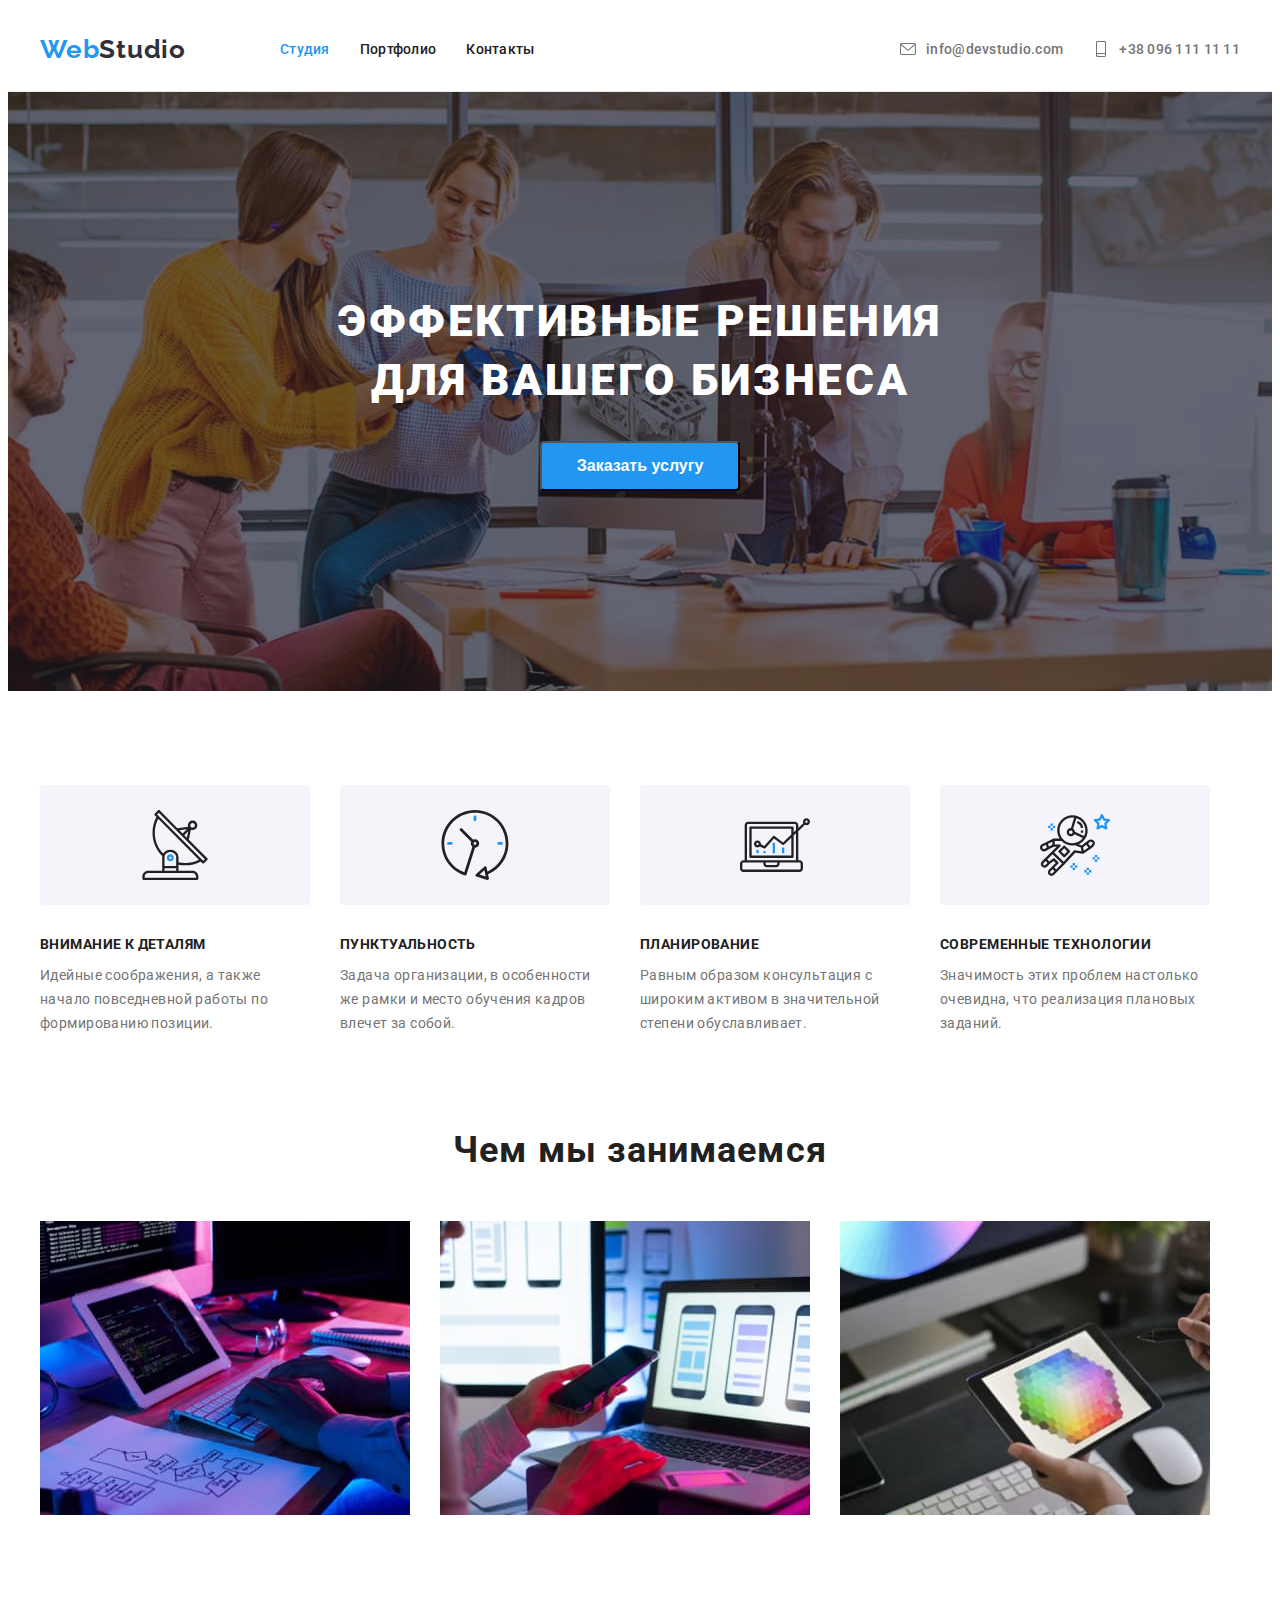
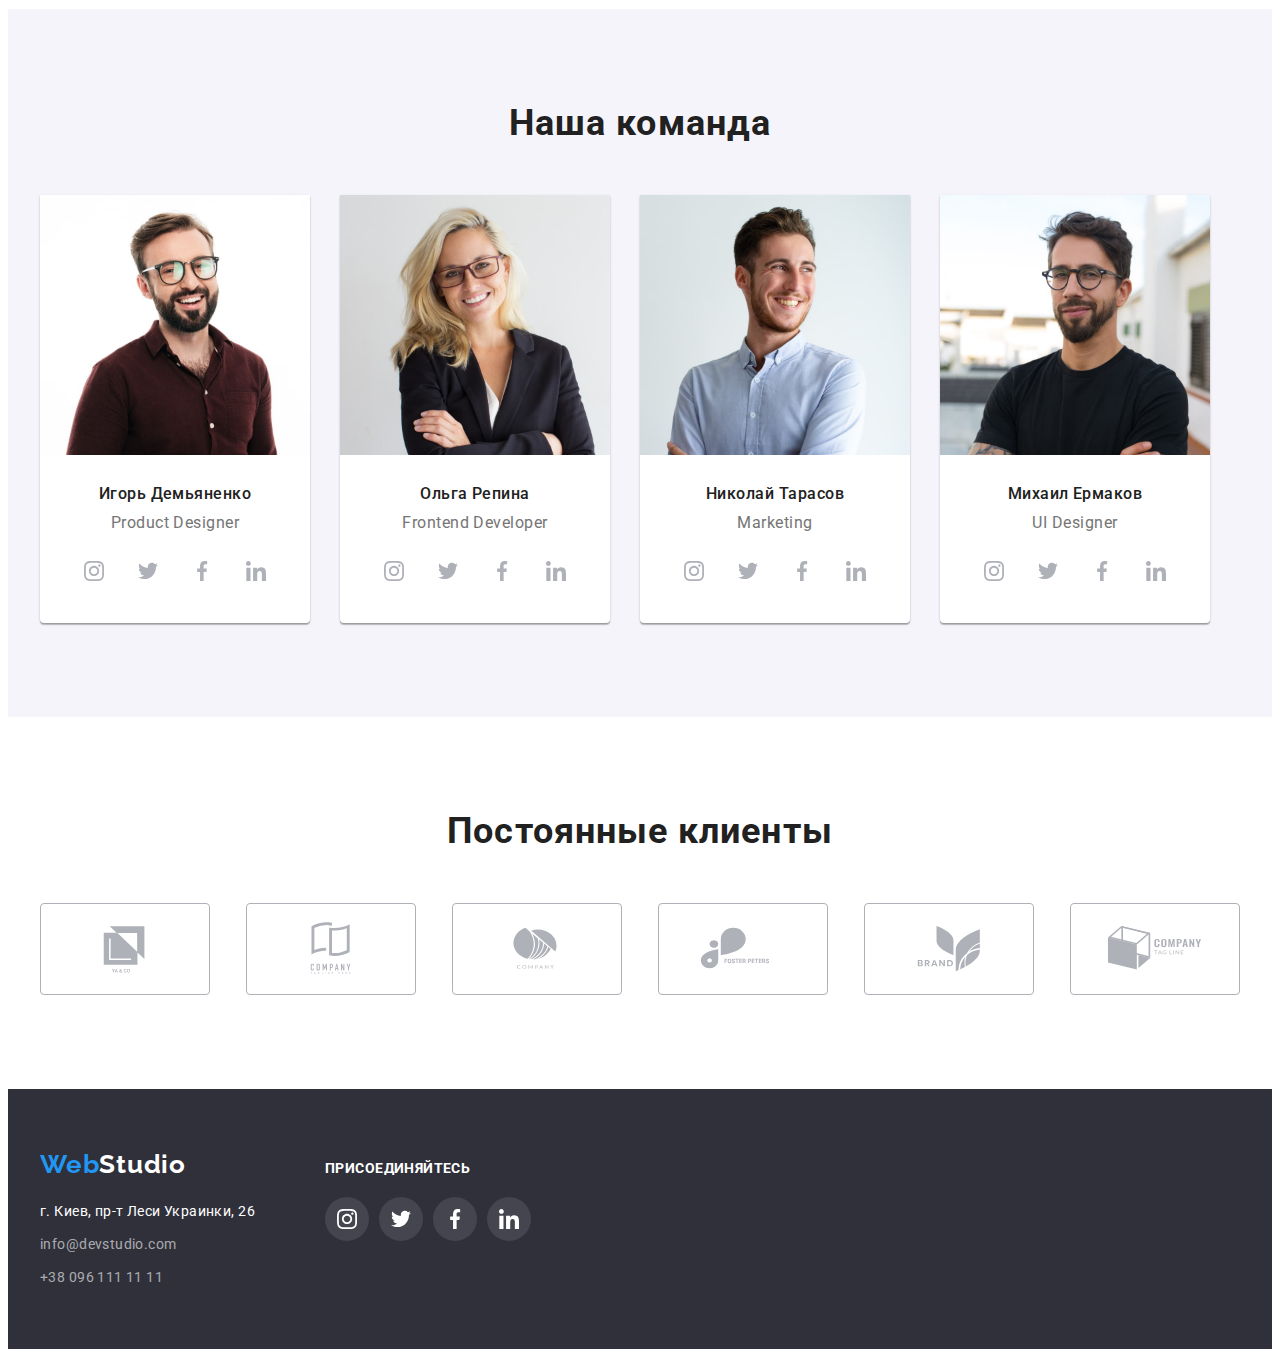
<file: index.html>
<!DOCTYPE html>
<html lang="ru">
  <head>
    <meta charset="UTF-8" />
    <meta http-equiv="X-UA-Compatible" content="IE=edge" />
    <meta name="viewport" content="width=device-width, initial-scale=1.0" />
    <title>Web Studio (Version 2.1)</title>
    <link
      rel="stylesheet"
      href="https://cdnjs.cloudflare.com/ajax/libs/modern-normalize/1.1.0/modern-normalize.min.css"
      integrity="sha512-wpPYUAdjBVSE4KJnH1VR1HeZfpl1ub8YT/NKx4PuQ5NmX2tKuGu6U/JRp5y+Y8XG2tV+wKQpNHVUX03MfMFn9Q=="
      crossorigin="anonymous"
      referrerpolicy="no-referrer"
    />
    <link rel="stylesheet" href="./css/styles.css" />
    <link rel="preconnect" href="https://fonts.googleapis.com" />
    <link rel="preconnect" href="https://fonts.gstatic.com" crossorigin />
    <link
      href="https://fonts.googleapis.com/css2?family=Raleway:wght@700&family=Roboto:wght@400;500;700;900&display=swap"
      rel="stylesheet"
    />
  </head>
  <!--Заглавное-->
  <body>
    <header class="header">
      <div class="container header-container">
        <nav class="header-nav header-container-nav">
          <a class="link logo" href="#" lang="en"
            >Web<span class="logo-span-header">Studio</span></a
          >
          <ul class="list header-list">
            <li class="header-item">
              <a class="link header-link header-link-visited" href="#">Студия</a>
            </li>
            <li class="header-item">
              <a class="link header-link" href="./portfolio.html">Портфолио</a>
            </li>
            <li class="header-item">
              <a class="link header-link" href="#">Контакты</a>
            </li>
          </ul>
        </nav>
        <ul class="list header-list">
          <li class="header-item">
            <a class="link header-contact" href="mailto:info@devstudio.com"><svg class="header-icon width="16" height="12"><use href="images/svg-image/icons.svg#icon-envelope"></use></svg>info@devstudio.com</a>
          </li>
          <li class="header-item-1">
            <a class="link header-contact" href="tel:+380961111111"><svg class="header-icon width="10" height="16"><use href="images/svg-image/icons.svg#icon-smartphone"></use></svg>+38 096 111 11 11</a>
          </li>
        </ul>
      </div>
    </header>

    <!--Герой-->

    <main>
      <section class="hero overlay">
        <div class="container">
          <h1 class="hero-title">Эффективные решения для вашего бизнеса</h1>
          <button type="button" class="hero-btn">Заказать услугу</button>
        </div>
      </section>

      <!--post-->

      <section class="hero-section">
        <div class="container hero-container">
          <ul class="list hero-list">
            <li class="hero-item">
              <div class="hero-icon-home">
              <svg class="hero-icon" width="70" height="70"><use href="images/svg-image/icons.svg#icon-antenna"></use></svg></div>
              <h3 class="hero-subtitle">Внимание к деталям</h3>
              <p class="hero-lead">
                Идейные соображения, а также начало повседневной работы по формированию позиции.
              </p>
            </li>
            <li class="hero-item">
              <div class="hero-icon-home">
              <svg class="hero-icon" width="70" height="70"><use href="images/svg-image/icons.svg#icon-clock"></use></svg></div>
              <h3 class="hero-subtitle">Пунктуальность</h3>
              <p class="hero-lead">
                Задача организации, в особенности же рамки и место обучения кадров влечет за собой.
              </p>
            </li>
            <li class="hero-item">
              <div class="hero-icon-home">
              <svg class="hero-icon" width="70" height="70"><use href="images/svg-image/icons.svg#icon-diagram"></use></svg></div>
              <h3 class="hero-subtitle">Планирование</h3>
              <p class="hero-lead">
                Равным образом консультация с широким активом в значительной степени обуславливает.
              </p>
            </li>
            <li class="hero-item">
              <div class="hero-icon-home">
              <svg class="hero-icon" width="70" height="70"><use href="images/svg-image/icons.svg#icon-astronaut"></use></svg></div>
              <h3 class="hero-subtitle">Современные технологии</h3>
              <p class="hero-lead">
                Значимость этих проблем настолько очевидна, что реализация плановых заданий.
              </p>
            </li>
          </ul>
        </div>
      </section>

      <!--Чем мы занимаемся-->

      <section class="about">
        <div class="container about-container">
          <h2 class="about-title">Чем мы занимаемся</h2>
          <ul class="list about-list">
            <li class="about-item">
              <img src="images/img-home/presentation1.jpg" alt="Создание сайтов" width="370" />
            </li>
            <li class="about-item">
              <img
                src="images/img-home/presentation3.jpg"
                alt="Разработка мобильных приложений"
                width="370"
              />
            </li>
            <li class="about-item">
              <img
                src="images/img-home/presentation2.jpg"
                alt="Разработка интернет-магазинов"
                width="370"
              />
            </li>
          </ul>
        </div>
      </section>

      <!--Наша кoманда-->

      <section class="team">
        <div class="container">
          <h2 class="team-title">Наша команда</h2>
          <ul class="list team-list">
            <li class="team-item">
              <img
                class="team-img"
                src="images/img-home/coach1.jpg"
                alt="Игорь Демьяненко"
                width="270"
              />
              <div class="team-div">
                <h3 class="team-subtitle">Игорь Демьяненко</h3>
                <p class="team-lead" lang="en">Product Designer</p>
                <ul class="team-coach list">
                  <li class="team-coach-item">
                    <a href="#" class="team-coach-link">
                      <svg class="team-coach-icon" width="20" height="20">
                        <use href="images/svg-image/icons.svg#icon-instagram-focus"></use>
                      </svg>
                    </a>
                  </li>
                  <li class="team-coach-item">
                    <a href="#" class="team-coach-link">
                      <svg class="team-coach-icon" width="20" height="20">
                        <use href="images/svg-image/icons.svg#icon-twitter"></use>
                      </svg>
                    </a>
                  </li>
                  <li class="team-coach-item">
                    <a href="#" class="team-coach-link"
                      ><svg class="team-coach-icon" width="20" height="20">
                        <use href="images/svg-image/icons.svg#icon-facebook"></use>
                      </svg>
                    </a>
                  </li>
                  <li class="team-coach-item">
                    <a href="#" class="team-coach-link"
                      ><svg class="team-coach-icon" width="20" height="20">
                        <use href="images/svg-image/icons.svg#icon-linkedin"></use>
                      </svg>
                    </a>
                  </li>
                </ul>
              </div>
            </li>
            <li class="team-item">
              <img
                class="team-img"
                src="images/img-home/coach2.jpg"
                alt="Ольга Репина"
                width="270"
              />
              <div class="team-div">
                <h3 class="team-subtitle">Ольга Репина</h3>
                <p class="team-lead" lang="en">Frontend Developer</p>
                <ul class="team-coach list">
                  <li class="team-coach-item">
                    <a href="#" class="team-coach-link">
                      <svg class="team-coach-icon" width="20" height="20">
                        <use href="images/svg-image/icons.svg#icon-instagram-focus"></use>
                      </svg>
                    </a>
                  </li>
                  <li class="team-coach-item">
                    <a href="#" class="team-coach-link">
                      <svg class="team-coach-icon" width="20" height="20">
                        <use href="images/svg-image/icons.svg#icon-twitter"></use>
                      </svg>
                    </a>
                  </li>
                  <li class="team-coach-item">
                    <a href="#" class="team-coach-link"
                      ><svg class="team-coach-icon" width="20" height="20">
                        <use href="images/svg-image/icons.svg#icon-facebook"></use>
                      </svg>
                    </a>
                  </li>
                  <li class="team-coach-item">
                    <a href="#" class="team-coach-link"
                      ><svg class="team-coach-icon" width="20" height="20">
                        <use href="images/svg-image/icons.svg#icon-linkedin"></use>
                      </svg>
                    </a>
                  </li>
                </ul>
              </div>
            </li>

            <li class="team-item">
              <img
                class="team-img"
                src="images/img-home/coach3.jpg"
                alt="Николай Тарасов"
                width="270"
              />
              <div class="team-div">
                <h3 class="team-subtitle">Николай Тарасов</h3>
                <p class="team-lead" lang="en">Marketing</p>
                <ul class="team-coach list">
                  <li class="team-coach-item">
                    <a href="#" class="team-coach-link">
                      <svg class="team-coach-icon" width="20" height="20">
                        <use href="images/svg-image/icons.svg#icon-instagram-focus"></use>
                      </svg>
                    </a>
                  </li>
                  <li class="team-coach-item">
                    <a href="#" class="team-coach-link">
                      <svg class="team-coach-icon" width="20" height="20">
                        <use href="images/svg-image/icons.svg#icon-twitter"></use>
                      </svg>
                    </a>
                  </li>
                  <li class="team-coach-item">
                    <a href="#" class="team-coach-link"
                      ><svg class="team-coach-icon" width="20" height="20">
                        <use href="images/svg-image/icons.svg#icon-facebook"></use>
                      </svg>
                    </a>
                  </li>
                  <li class="team-coach-item">
                    <a href="#" class="team-coach-link"
                      ><svg class="team-coach-icon" width="20" height="20">
                        <use href="images/svg-image/icons.svg#icon-linkedin"></use>
                      </svg>
                    </a>
                  </li>
                </ul>
              </div>
            </li>
            <li class="team-item">
              <img
                class="team-img"
                src="images/img-home/coach4.jpg"
                alt="Михаил Ермаков"
                width="270"
                height="260"
              />
              <div class="team-div">
                <h3 class="team-subtitle">Михаил Ермаков</h3>
                <p class="team-lead" lang="en">UI Designer</p>
                <ul class="team-coach list">
                  <li class="team-coach-item">
                    <a href="#" class="team-coach-link">
                      <svg class="team-coach-icon" width="20" height="20">
                        <use href="images/svg-image/icons.svg#icon-instagram-focus"></use>
                      </svg>
                    </a>
                  </li>
                  <li class="team-coach-item">
                    <a href="#" class="team-coach-link">
                      <svg class="team-coach-icon" width="20" height="20">
                        <use href="images/svg-image/icons.svg#icon-twitter"></use>
                      </svg>
                    </a>
                  </li>
                  <li class="team-coach-item">
                    <a href="#" class="team-coach-link"
                      ><svg class="team-coach-icon" width="20" height="20">
                        <use href="images/svg-image/icons.svg#icon-facebook"></use>
                      </svg>
                    </a>
                  </li>
                  <li class="team-coach-item">
                    <a href="#" class="team-coach-link"
                      ><svg class="team-coach-icon" width="20" height="20">
                        <use href="images/svg-image/icons.svg#icon-linkedin"></use>
                      </svg>
                    </a>
                  </li>
                </ul>
              </div>
            </li>
          </ul>
        </div>
      </section>
      <section class="section-clients">
        <div class="container">
          <h3 class="clients-header">Постоянные клиенты</h3>
          <ul class="client-list">
            <li class="client">
              <a href="#" class="client-link">
                <svg class="client-icon" width="106" height="60"><use href="images/svg-image/icons.svg#icon-Logo-1"></use></svg>
              </a>
            </li>
            <li class="client">
              <a href="#" class="client-link">
                <svg class="client-icon" width="106" height="60"><use href="images/svg-image/icons.svg#icon-Logo-2"></use></svg>
              </a>
            </li>
            <li class="client">
              <a href="#" class="client-link">
                <svg class="client-icon" width="106" height="60"><use href="images/svg-image/icons.svg#icon-Logo-3"></use></svg>
              </a>
            </li>
            <li class="client">
              <a href="#" class="client-link">
                <svg class="client-icon" width="106" height="60"><use href="images/svg-image/icons.svg#icon-Logo-4"></use></svg>
              </a>
            </li>
            <li class="client">
              <a href="#" class="client-link">
                <svg class="client-icon" width="106" height="60"><use href="images/svg-image/icons.svg#icon-Logo-5"></use></svg>
              </a>
            </li>
            <li class="client">
              <a href="#" class="client-link">
                <svg class="client-icon" width="106" height="60"><use href="images/svg-image/icons.svg#icon-Logo-6"></use></svg>
              </a>
            </li>
          </ul>
        </div>
      </section>
    </main>

    <!--Контактная информация-->
    <footer class="footer">
      <div class="container footer-container-general">
        <div class="footer-container">
        <a class="link logo-footer" href="#" lang="en"
          >Web<span class="logo-span-footer">Studio</span></a
        >
        <address class="footer-address">
         
          <ul class="list footer-list">
            <li class="footer-item">
              <a
                class="link footer-link"
                href="https://goo.gl/maps/psSEWahHnYYWo5Lt6"
                target="_blank"
                rel="noopener noreferrer"
                >г. Киев, пр-т Леси Украинки, 26</a
              >
            </li>
            <li class="footer-item">
              <a class="link footer-contact" href="mailto:info@devstudio.com">info@devstudio.com</a>
            </li>
            <li class="last-item">
              <a class="link footer-contact" href="tel:+380961111111">+38 096 111 11 11</a>
            </li>
          </ul>
        
          </address>
      </div>
          <div class="footer-right">
          <h4 class="footer-right-title">
                  Присоединяйтесь
                </h4>
                <ul class="footer-nav list">
                  <li class="footer-nav-item">
                    <a href="#" class="footer-nav-link">
                      <svg class="footer-nav-icon" width="20" height="20">
                        <use href="images/svg-image/icons.svg#icon-instagram-focus"></use>
                      </svg>
                    </a>
                  </li>
                  <li class="footer-nav-item">
                    <a href="#" class="footer-nav-link">
                      <svg class="team-coach-icon" width="20" height="20">
                        <use href="images/svg-image/icons.svg#icon-twitter"></use>
                      </svg>
                    </a>
                  </li>
                  <li class="footer-nav-item">
                    <a href="#" class="footer-nav-link"
                      ><svg class="team-coach-icon" width="20" height="20">
                        <use href="images/svg-image/icons.svg#icon-facebook"></use>
                      </svg>
                    </a>
                  </li>
                  <li class="footer-nav-item">
                    <a href="#" class="footer-nav-link"
                      ><svg class="team-coach-icon" width="20" height="20">
                        <use href="images/svg-image/icons.svg#icon-linkedin"></use>
                      </svg>
                    </a>
                  </li>
                </ul>
          </div>
</div>
      
    </footer>
  </body>
</html>
</file>
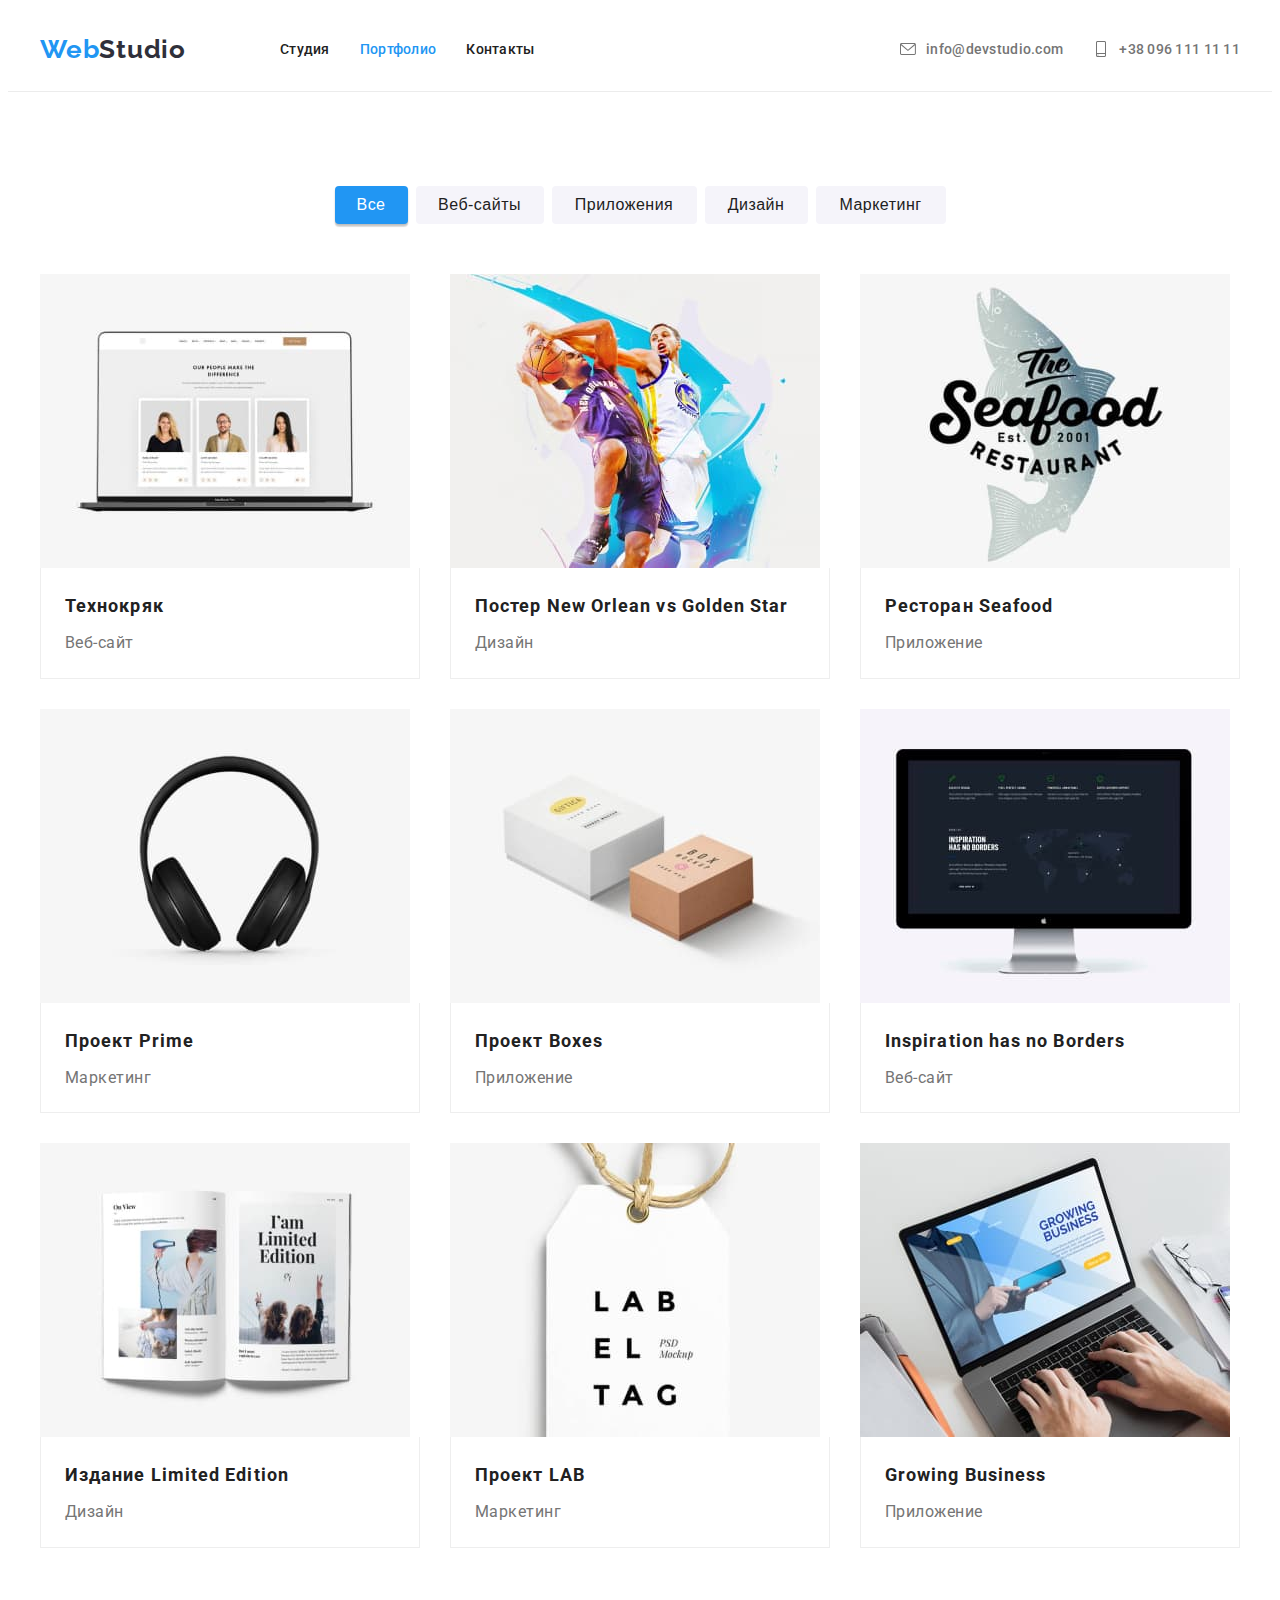
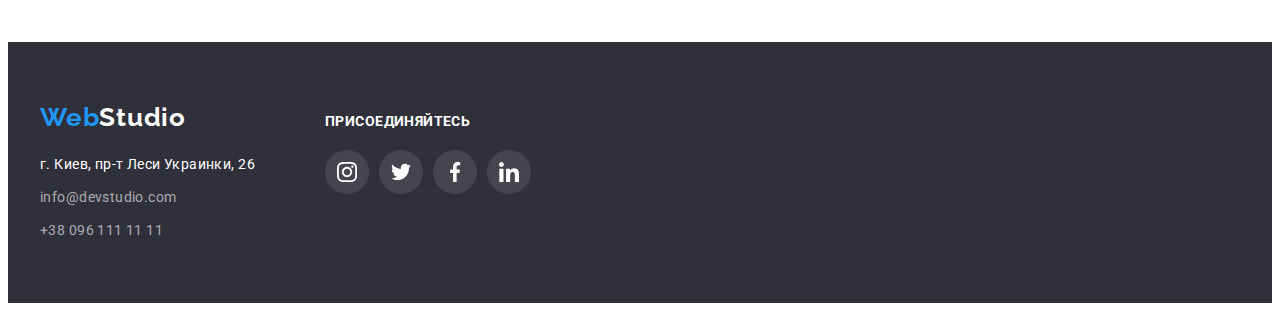
<file: portfolio.html>
<!DOCTYPE html>
<html lang="ru">
  <head>
    <meta charset="UTF-8" />
    <meta http-equiv="X-UA-Compatible" content="IE=edge" />
    <meta name="viewport" content="width=device-width, initial-scale=1.0" />
    <title>Portfolio</title>
    <link
      rel="stylesheet"
      href="https://cdnjs.cloudflare.com/ajax/libs/modern-normalize/1.1.0/modern-normalize.min.css"
      integrity="sha512-wpPYUAdjBVSE4KJnH1VR1HeZfpl1ub8YT/NKx4PuQ5NmX2tKuGu6U/JRp5y+Y8XG2tV+wKQpNHVUX03MfMFn9Q=="
      crossorigin="anonymous"
      referrerpolicy="no-referrer"
    />
    <link rel="stylesheet" href="./css/styles.css" />
    <link rel="preconnect" href="https://fonts.googleapis.com" />
    <link rel="preconnect" href="https://fonts.gstatic.com" crossorigin />
    <link
      href="https://fonts.googleapis.com/css2?family=Raleway:wght@700&family=Roboto:wght@400;500;700;900&display=swap"
      rel="stylesheet"
    />
  </head>

  <!--Голова-->

  <body>
    <header class="header header-container-portfolio">
      <div class="container header-container">
        <nav class="header-nav header-container-nav">
          <a class="link logo" href="#" lang="en"
            >Web<span class="logo-span-header">Studio</span></a
          >
          <ul class="list header-list">
            <li class="header-item">
              <a class="link header-link" href="./index.html">Студия</a>
            </li>
            <li class="header-item">
              <a class="link header-link header-link-visited" href="#">Портфолио</a>
            </li>
            <li class="header-item">
              <a class="link header-link" href="#">Контакты</a>
            </li>
          </ul>
        </nav>
        <ul class="list header-list">
          <li class="header-item">
            <a class="link header-contact" href="mailto:info@devstudio.com"><svg class="header-icon width="16" height="12"><use href="images/svg-image/icons.svg#icon-envelope"></use></svg>info@devstudio.com</a>
          </li>
          <li class="header-item-1">
            <a class="link header-contact" href="tel:+380961111111"><svg class="header-icon width="10" height="16"><use href="images/svg-image/icons.svg#icon-smartphone"></use></svg>+38 096 111 11 11</a>
          </li>
        </ul>
      </div>
    </header>

    <!--Кнопки-->

    <main>
      <section class="section-portfolio">
        <h1 class="visually-hidden">Кнопки</h1>
        <div class="container container-hero-portfolio">
          <ul class="list portfolio-list">
            <li class="hero-portfolio-item">
              <button type="button" class="portfolio-btn portfolio-btn-visited btn-1">Все</button>
            </li>
            <li class="hero-portfolio-item">
              <button type="button" class="portfolio-btn btn-2">Веб-сайты</button>
            </li>
            <li class="hero-portfolio-item">
              <button type="button" class="portfolio-btn btn-3">Приложения</button>
            </li>
            <li class="hero-portfolio-item">
              <button type="button" class="portfolio-btn btn-4">Дизайн</button>
            </li>
            <li class="hero-portfolio-item">
              <button type="button" class="portfolio-btn btn-5">Маркетинг</button>
            </li>
          </ul>

          <!--Герой-->
          <ul class="list hero-portfolio-list">
            <li class="li-portfolio-item">
              <a href="#" class="portfolio-shadow"
                ><img
                  class="poster"
                  src="./images/img-portfolio/website.jpg"
                  alt="Веб-сайт-Технокряк"
                  width="370"
                />
                <div class="container-port-div">
                  <h2 class="portfolio-subtitle poster-hero">Технокряк</h2>
                  <p class="hero-portfolio-lead">Веб-сайт</p>
                </div>
              </a>
            </li>
            <li class="li-portfolio-item">
              <a href="#" class="portfolio-shadow">
                <img
                  class="poster"
                  src="./images/img-portfolio/design.jpg"
                  alt="Постер New Orlean vs Golden Star"
                  width="370"
                />
                <div class="container-port-div">
                  <h2 class="portfolio-subtitle poster-hero">Постер New Orlean vs Golden Star</h2>
                  <p class="hero-portfolio-lead">Дизайн</p>
                </div>
              </a>
            </li>
            <li class="li-portfolio-item">
              <a href="#" class="portfolio-shadow"
                ><img
                  class="poster"
                  src="./images/img-portfolio/application.jpg"
                  alt="Ресторан Seafood"
                  width="370"
                />
                <div class="container-port-div">
                  <h2 class="portfolio-subtitle poster-hero">Ресторан Seafood</h2>
                  <p class="hero-portfolio-lead">Приложение</p>
                </div>
              </a>
            </li>
            <li class="li-portfolio-item">
              <a href="#" class="portfolio-shadow"
                ><img
                  class="poster"
                  src="./images/img-portfolio/marketing.jpg"
                  alt="Проект Prime"
                  width="370"
                />
                <div class="container-port-div">
                  <h2 class="portfolio-subtitle poster-hero">Проект Prime</h2>
                  <p class="hero-portfolio-lead">Маркетинг</p>
                </div>
              </a>
            </li>
            <li class="li-portfolio-item">
              <a href="#" class="portfolio-shadow"
                ><img
                  class="poster"
                  src="./images/img-portfolio/application-2.jpg"
                  alt="Проект Boxes"
                  width="370"
                />
                <div class="container-port-div">
                  <h2 class="portfolio-subtitle poster-hero">Проект Boxes</h2>
                  <p class="hero-portfolio-lead">Приложение</p>
                </div>
              </a>
            </li>
            <li class="li-portfolio-item">
              <a href="#" class="portfolio-shadow"
                ><img
                  class="poster"
                  src="./images/img-portfolio/website-2.jpg"
                  alt="Inspiration has no Borders"
                  width="370"
                />
                <div class="container-port-div">
                  <h2 class="portfolio-subtitle poster-hero" lang="en">
                    Inspiration has no Borders
                  </h2>
                  <p class="hero-portfolio-lead">Веб-сайт</p>
                </div>
              </a>
            </li>
            <li class="li-portfolio-item">
              <a href="#" class="portfolio-shadow"
                ><img
                  class="poster"
                  src="./images/img-portfolio/design-2.jpg"
                  alt="Издание Limited Edition"
                  width="370"
                />
                <div class="container-port-div">
                  <h2 class="portfolio-subtitle poster-hero">Издание Limited Edition</h2>
                  <p class="hero-portfolio-lead">Дизайн</p>
                </div>
              </a>
            </li>
            <li class="li-portfolio-item">
              <a href="#" class="portfolio-shadow"
                ><img
                  class="poster"
                  src="./images/img-portfolio/marketing-2.jpg"
                  alt="Проект LAB"
                  width="370"
                />
                <div class="container-port-div">
                  <h2 class="portfolio-subtitle poster-hero">Проект LAB</h2>
                  <p class="hero-portfolio-lead">Маркетинг</p>
                </div>
              </a>
            </li>
            <li class="li-portfolio-item">
              <a href="#" class="portfolio-shadow"
                ><img
                  class="poster"
                  src="./images/img-portfolio/application-3.jpg"
                  alt="Growing Business"
                  width="370"
                />
                <div class="container-port-div">
                  <h2 class="portfolio-subtitle poster-hero" lang="en">Growing Business</h2>
                  <p class="hero-portfolio-lead">Приложение</p>
                </div>
              </a>
            </li>
          </ul>
        </div>
      </section>
    </main>
    <!--Контактная информация-->
     <footer class="footer">
      <div class="container footer-container-general">
        <div class="footer-container">
        <a class="link logo-footer" href="#" lang="en"
          >Web<span class="logo-span-footer">Studio</span></a
        >
        <address class="footer-address">
         
          <ul class="list footer-list">
            <li class="footer-item">
              <a
                class="link footer-link"
                href="https://goo.gl/maps/psSEWahHnYYWo5Lt6"
                target="_blank"
                rel="noopener noreferrer"
                >г. Киев, пр-т Леси Украинки, 26</a
              >
            </li>
            <li class="footer-item">
              <a class="link footer-contact" href="mailto:info@devstudio.com">info@devstudio.com</a>
            </li>
            <li class="last-item">
              <a class="link footer-contact" href="tel:+380961111111">+38 096 111 11 11</a>
            </li>
          </ul>
        
          </address>
      </div>
          <div class="footer-right">
          <h4 class="footer-right-title">
                  Присоединяйтесь
                </h4>
                <ul class="footer-nav list">
                  <li class="footer-nav-item">
                    <a href="#" class="footer-nav-link">
                      <svg class="footer-nav-icon" width="20" height="20">
                        <use href="images/svg-image/icons.svg#icon-instagram-focus"></use>
                      </svg>
                    </a>
                  </li>
                  <li class="footer-nav-item">
                    <a href="#" class="footer-nav-link">
                      <svg class="team-coach-icon" width="20" height="20">
                        <use href="images/svg-image/icons.svg#icon-twitter"></use>
                      </svg>
                    </a>
                  </li>
                  <li class="footer-nav-item">
                    <a href="#" class="footer-nav-link"
                      ><svg class="team-coach-icon" width="20" height="20">
                        <use href="images/svg-image/icons.svg#icon-facebook"></use>
                      </svg>
                    </a>
                  </li>
                  <li class="footer-nav-item">
                    <a href="#" class="footer-nav-link"
                      ><svg class="team-coach-icon" width="20" height="20">
                        <use href="images/svg-image/icons.svg#icon-linkedin"></use>
                      </svg>
                    </a>
                  </li>
                </ul>
          </div>
</div>
    </footer>
  </body>
</html>
</file>
<file: css/styles.css>
:root {
  --header-link: #212121;
  --header-logo: #2196f3;
  --header-contact: #757575;
  --hero-color-footer: #2f303a;
  --background-color: #f5f4fa;
  --text-white: #ffffff;
}

body {
  font-family: 'Roboto', sans-serif;
}
.list {
  list-style: none;
}
.link,
a {
  text-decoration: none;
}
img {
  display: block;
}

.visually-hidden {
  position: absolute;
  width: 1px;
  height: 1px;
  margin: -1px;
  border: 0;
  padding: 0;

  white-space: nowrap;
  clip-path: inset(100%);
  clip: rect(0 0 0 0);
  overflow: hidden;
}

.container {
  width: 1200px;
  padding-left: 15px;
  padding-right: 15px;
  margin: 0 auto;
  /*
  outline: 2px solid red; */
}

p,
h1,
h2,
h3,
h4 {
  margin: 0;
}

ul {
  margin: 0;
  padding: 0;
}

/* ---------------HEADER------------- */
.header {
  border-bottom: 1px solid #ececec;
}
.header-container {
  display: flex;
  align-items: center;
}
.header-container-nav {
  display: flex;
  align-items: center;
}

.header-list {
  display: flex;
  margin-left: auto;
}
.header-item:not(:last-child) {
  margin-right: 30px;
}

.logo {
  font-family: 'Raleway', sans-serif;
  font-style: normal;
  font-weight: 700;
  font-size: 26px;
  line-height: 1.19;
  letter-spacing: 0.03em;
  color: var(--header-logo);
  margin-right: 94px;
}
.logo-span-header {
  color: var(--hero-color-footer);
}
.logo-span-footer {
  color: var(--text-white);
}

.header-link {
  font-style: normal;
  font-weight: 500;
  font-size: 14px;
  line-height: 1.33;
  letter-spacing: 0.02em;
  color: var(--header-link);
  padding-top: 32px;
  padding-bottom: 32px;
  display: block;
}

.header-contact {
  font-weight: 500;
  font-size: 14px;
  line-height: 1.33;
  letter-spacing: 0.02em;
  color: #757575;
  fill: #757575;
  display: flex;
  align-items: center;
}
.header-icon {
  width: 16px;
  margin-right: 10px;
}
.header-icon-1 {
  width: 10px;
  margin-right: 10px;
}

.header-contact:focus,
.header-contact:hover {
  fill: #2196f3;
  color: #2196f3;
}

.header-link:hover,
.header-link:focus {
  fill: #2196f3;
}

.header-contact:hover,
.header-contact:focus {
  color: var(--header-logo);
}

.header-link:hover,
.header-link:focus {
  color: var(--header-logo);
}

/* -----------------HERO------------------- */
.hero {
  background-color: var(--hero-color-footer);
  padding-top: 200px;
  padding-bottom: 200px;
}

.overlay {
  max-width: 1600px;
  margin-left: auto;
  margin-right: auto;
  background-image: linear-gradient(rgba(47, 48, 58, 0.4), rgba(47, 48, 58, 0.4)),
    url(../images/img-home/hero-img.jpg);
  background-size: cover;
  background-repeat: no-repeat;
  background-position: center;
}

.hero-section {
  padding-top: 94px;
  padding-bottom: 94px;
}

.hero-subtitle {
  margin-bottom: 10px;
}

.hero-title {
  font-style: normal;
  font-weight: 900;
  font-size: 44px;
  line-height: 1.36;
  color: var(--text-white);

  text-align: center;
  letter-spacing: 0.06em;
  text-transform: uppercase;

  max-width: 696px;

  margin-right: auto;
  margin-left: auto;

  margin-bottom: 30px;
}

.hero-btn {
  font-style: normal;
  font-weight: 700;
  font-size: 16px;
  line-height: 1.87;

  color: var(--text-white);
  background: var(--header-logo);
  box-shadow: 0px 4px 4px rgba(0, 0, 0, 0.15);
  border-radius: 4px;
  min-width: 200px;
  min-height: 50px;

  display: block;

  margin-right: auto;
  margin-left: auto;
}

.hero-btn:focus {
  color: var(--text-white);
  cursor: pointer;
}
.hero-btn:hover {
  color: white;
  background: #188ce8;
  cursor: pointer;
}

.hero-subtitle {
  font-size: 14px;
  line-height: 1.33;
  letter-spacing: 0.03em;
  text-transform: uppercase;
  color: var(--header-link);
}
.hero-lead {
  font-size: 14px;
  line-height: 1.71;
  letter-spacing: 0.03em;
  color: #757575;
}

.hero-list {
  display: flex;
}
.hero-item:not(:last-child) {
  margin-right: 30px;
}

.hero-item {
  width: 270px;
}

/*-----post-----*/

.hero-icon-home {
  display: flex;
  align-items: center;
  justify-content: center;
  background: #f5f4fa;
  border-radius: 4px;
  width: 270px;
  height: 120px;
  margin-bottom: 30px;
}
/* ---------Чем мы занимаемся---------- */
.about {
  padding-bottom: 94px;
  margin: 0 auto;
}

.about-title {
  font-size: 36px;
  line-height: 1.16;
  text-align: center;
  letter-spacing: 0.03em;
  color: var(--header-link);
  margin-bottom: 50px;
}
.about-list {
  display: flex;
  flex-wrap: wrap;
}

.about-item:not(:last-child) {
  width: 370px;
  margin-right: 30px;
}
/* -------------------Наша команда----------------- */
.team {
  background-color: var(--background-color);
  padding-top: 94px;
  padding-bottom: 94px;
}
.team-title {
  font-size: 36px;
  line-height: 1.16;
  text-align: center;
  letter-spacing: 0.03em;
  color: var(--header-link);
  margin-bottom: 50px;
}
.team-list {
  display: flex;
}

.team-item {
  background: #ffffff;
  box-shadow: 0px 1px 3px rgba(0, 0, 0, 0.12), 0px 1px 1px rgba(0, 0, 0, 0.14),
    0px 2px 1px rgba(0, 0, 0, 0.2);
  border-radius: 0px 0px 4px 4px;
}

.team-item:not(:last-child) {
  margin-right: 30px;
}

.team-div {
  padding-top: 30px;
  padding-bottom: 30px;
}

.team-subtitle {
  font-weight: 500;
  font-size: 16px;
  line-height: 1.18;
  text-align: center;
  letter-spacing: 0.03em;
  color: #212121;
  margin-bottom: 10px;
}
.team-lead {
  font-size: 16px;
  line-height: 1.18;
  text-align: center;
  letter-spacing: 0.03em;
  color: #757575;
  margin-bottom: 16px;
}
.team-coach {
  display: flex;
  justify-content: center;
}
.team-coach-item + .team-coach-item {
  margin-left: 10px;
}

.team-coach-link {
  width: 44px;
  height: 44px;
  background-color: #ffffff;
  display: flex;
  justify-content: center;
  align-items: center;
  border-radius: 50%;
  fill: #afb1b8;
}

.team-coach-link:hover,
.team-coach-link:focus {
  background-color: #2196f3;
  fill: #ffffff;
}

/*---------------Постоянные клиенты---------*/
.section-clients {
  padding-bottom: 94px;
  padding-top: 94px;
}

.clients-header {
  font-style: normal;
  font-weight: 700;
  font-size: 36px;
  line-height: 1.16;
  text-align: center;
  letter-spacing: 0.03em;
  color: #212121;
  margin-bottom: 50px;
}
.client-list {
  display: flex;
  align-items: center;
  justify-content: space-between;
}
.client {
  list-style: none;
}
.client-link:hover,
.client-link:focus {
  border: 1px solid #2196f3;
  box-sizing: border-box;
  border-radius: 4px;
  fill: #2196f3;
}
.client-link {
  width: 170px;
  height: 92px;
}

.client:not(:last-child) {
  margin-right: 30px;
}

.client-link {
  display: inline-flex;
  justify-content: center;
  align-items: center;
  border: 1px solid #afb1b8;
  box-sizing: border-box;
  border-radius: 4px;
  fill: #afb1b8;
}

/* ------------Контактная информация------------ */
.footer {
  background-color: var(--hero-color-footer);
  padding-top: 60px;
  padding-bottom: 60px;
}

.logo-footer {
  font-family: 'Raleway', sans-serif;
  font-style: normal;
  font-weight: 700;
  font-size: 26px;
  line-height: 1.19;
  letter-spacing: 0.03em;
  color: var(--header-logo);
  margin-bottom: 20px;
  display: block;
}

.footer-logo {
  font-size: 26px;
  line-height: 1.19;
  letter-spacing: 0.03em;
  color: var(--header-logo);
}
.footer-item {
  margin-bottom: 9px;
}
.footer-link {
  font-size: 14px;
  line-height: 1.71;
  letter-spacing: 0.03em;
  color: var(--text-white);
  font-style: normal;
}
.footer-contact {
  font-size: 14px;
  line-height: 1.71;
  letter-spacing: 0.03em;
  color: rgba(255, 255, 255, 0.6);
  font-style: normal;
}

.footer-contact:focus,
.footer-contact:hover {
  color: var(--header-logo);
}
.footer-link:focus,
.footer-link:hover {
  color: var(--header-logo);
}

/* Присоединяйтесь */

.footer-address {
  display: flex;
  align-items: baseline;
  justify-content: flex-start;
}
.footer-right {
  margin-left: 70px;
}
.footer-right-title {
  margin-bottom: 20px;
}
.footer-container-general {
  display: flex;
  align-items: baseline;
}

.footer-nav {
  display: flex;
}
.footer-nav-link {
  width: 44px;
  height: 44px;
  background-color: rgba(255, 255, 255, 0.1);
  display: flex;
  justify-content: center;
  align-items: center;
  border-radius: 50%;
  fill: #ffffff;
}
.footer-nav-item + .footer-nav-item {
  margin-left: 10px;
}

.footer-nav-link:hover,
.footer-nav-link:focus {
  background-color: #2196f3;
  fill: #ffffff;
}

.footer-right-title {
  font-style: normal;
  font-weight: 700;
  font-size: 14px;
  line-height: 1.14;
  letter-spacing: 0.03em;
  text-transform: uppercase;

  color: #ffffff;
}

/* --------------PORTFOLIO--------------- */

/* header-portfolio */

.header-container-portfolio {
  display: flex;
  align-items: center;
}

.header-list {
  margin-left: auto;
}

/* Кнопки */
.section-portfolio {
  padding-top: 94px;
  padding-bottom: 94px;
}

.portfolio-list {
  display: flex;
  justify-content: center;
  margin-bottom: 50px;
}

.hero-portfolio-item:not(:last-child) {
  margin-right: 8px;
}

.portfolio-btn {
  font-weight: 500;
  font-size: 16px;
  line-height: 1.62;
  text-align: center;
  letter-spacing: 0.03em;
  color: var(--header-link);
  background: #f5f4fa;
}
.portfolio-btn:focus,
.portfolio-btn:hover {
  color: var(--header-logo);
  cursor: pointer;
  box-shadow: 0px 3px 1px rgba(0, 0, 0, 0.1), 0px 1px 2px rgba(0, 0, 0, 0.08),
    0px 2px 2px rgba(0, 0, 0, 0.12);
}
.header-link-visited:first-child {
  color: var(--header-logo);
}

.portfolio-btn:hover {
  background: #2196f3;
  color: var(--text-white);
}
.portfolio-btn {
  border: 0;
}
.btn-1 {
  width: 73px;
  height: 38px;
  left: 495px;
  top: 174px;
}
.btn-2 {
  width: 128px;
  height: 38px;
  left: 576px;
  top: 174px;
  border-radius: 4px;
}
.btn-3 {
  width: 145px;
  height: 38px;
  left: 712px;
  top: 174px;
  border-radius: 4px;
}
.btn-4 {
  width: 103px;
  height: 38px;
  left: 865px;
  top: 174px;
  border-radius: 4px;
}
.btn-5 {
  width: 130px;
  height: 38px;
  left: 976px;
  top: 174px;
  border-radius: 4px;
}

.portfolio-btn-visited {
  color: var(--text-white);
  background: var(--header-logo);
  box-shadow: 0px 3px 1px rgba(0, 0, 0, 0.1), 0px 1px 2px rgba(0, 0, 0, 0.08),
    0px 2px 2px rgba(0, 0, 0, 0.12);
  border-radius: 4px;
}
.portfolio-btn-visited:focus {
  color: #ffffff;
}

/* HERO */

.li-portfolio-item {
  margin-right: 30px;
  background: #ffffff;
  width: calc(100% / 3 - 30px);
  margin-bottom: 30px;
}
.portfolio-shadow:hover,
.portfolio-shadow:focus {
  background: #ffffff;
  box-shadow: 0px 1px 1px rgba(0, 0, 0, 0.12), 0px 4px 4px rgba(0, 0, 0, 0.06),
    1px 4px 6px rgba(0, 0, 0, 0.16);
  display: block;
}
.portfolio-shadow {
  margin: 0;
  padding: 0;
}

.poster-hero {
  margin-bottom: 4px;
}

.hero-portfolio-list {
  display: flex;
  flex-wrap: wrap;
  margin-right: -30px;
  margin-bottom: -30px;
}
.portfolio-subtitle {
  font-style: normal;
  font-weight: 700;
  font-size: 18px;
  line-height: 2;
  letter-spacing: 0.06em;
  color: var(--header-link);
}
.container-port-div {
  padding: 20px 24px;
  border-left: 1px solid #eeeeee;
  border-right: 1px solid #eeeeee;
  border-bottom: 1px solid #eeeeee;
}

.hero-portfolio-lead {
  font-size: 16px;
  line-height: 1.87;
  letter-spacing: 0.03em;
  color: #757575;
}

/* Контактная информация */
.footer-portfolio {
  background-color: var(--hero-color-footer);
  padding-bottom: 60px;
  padding-top: 60px;
}

.footer-portfolio-link {
  font-size: 14px;
  line-height: 1.71;
  letter-spacing: 0.03em;
  color: var(--text-white);
  font-style: normal;
}
.footer-portfolio-contact {
  font-size: 14px;
  line-height: 1.71;
  letter-spacing: 0.03em;
  color: rgba(255, 255, 255, 0.6);
  font-style: normal;
}
.footer-portfolio-contact:focus,
.footer-portfolio-contact:hover {
  color: var(--header-logo);
}
.footer-portfolio-link:focus,
.footer-portfolio-link:hover {
  color: var(--header-logo);
}

.footer-portfolio-item {
  margin-bottom: 9px;
}
</file>
